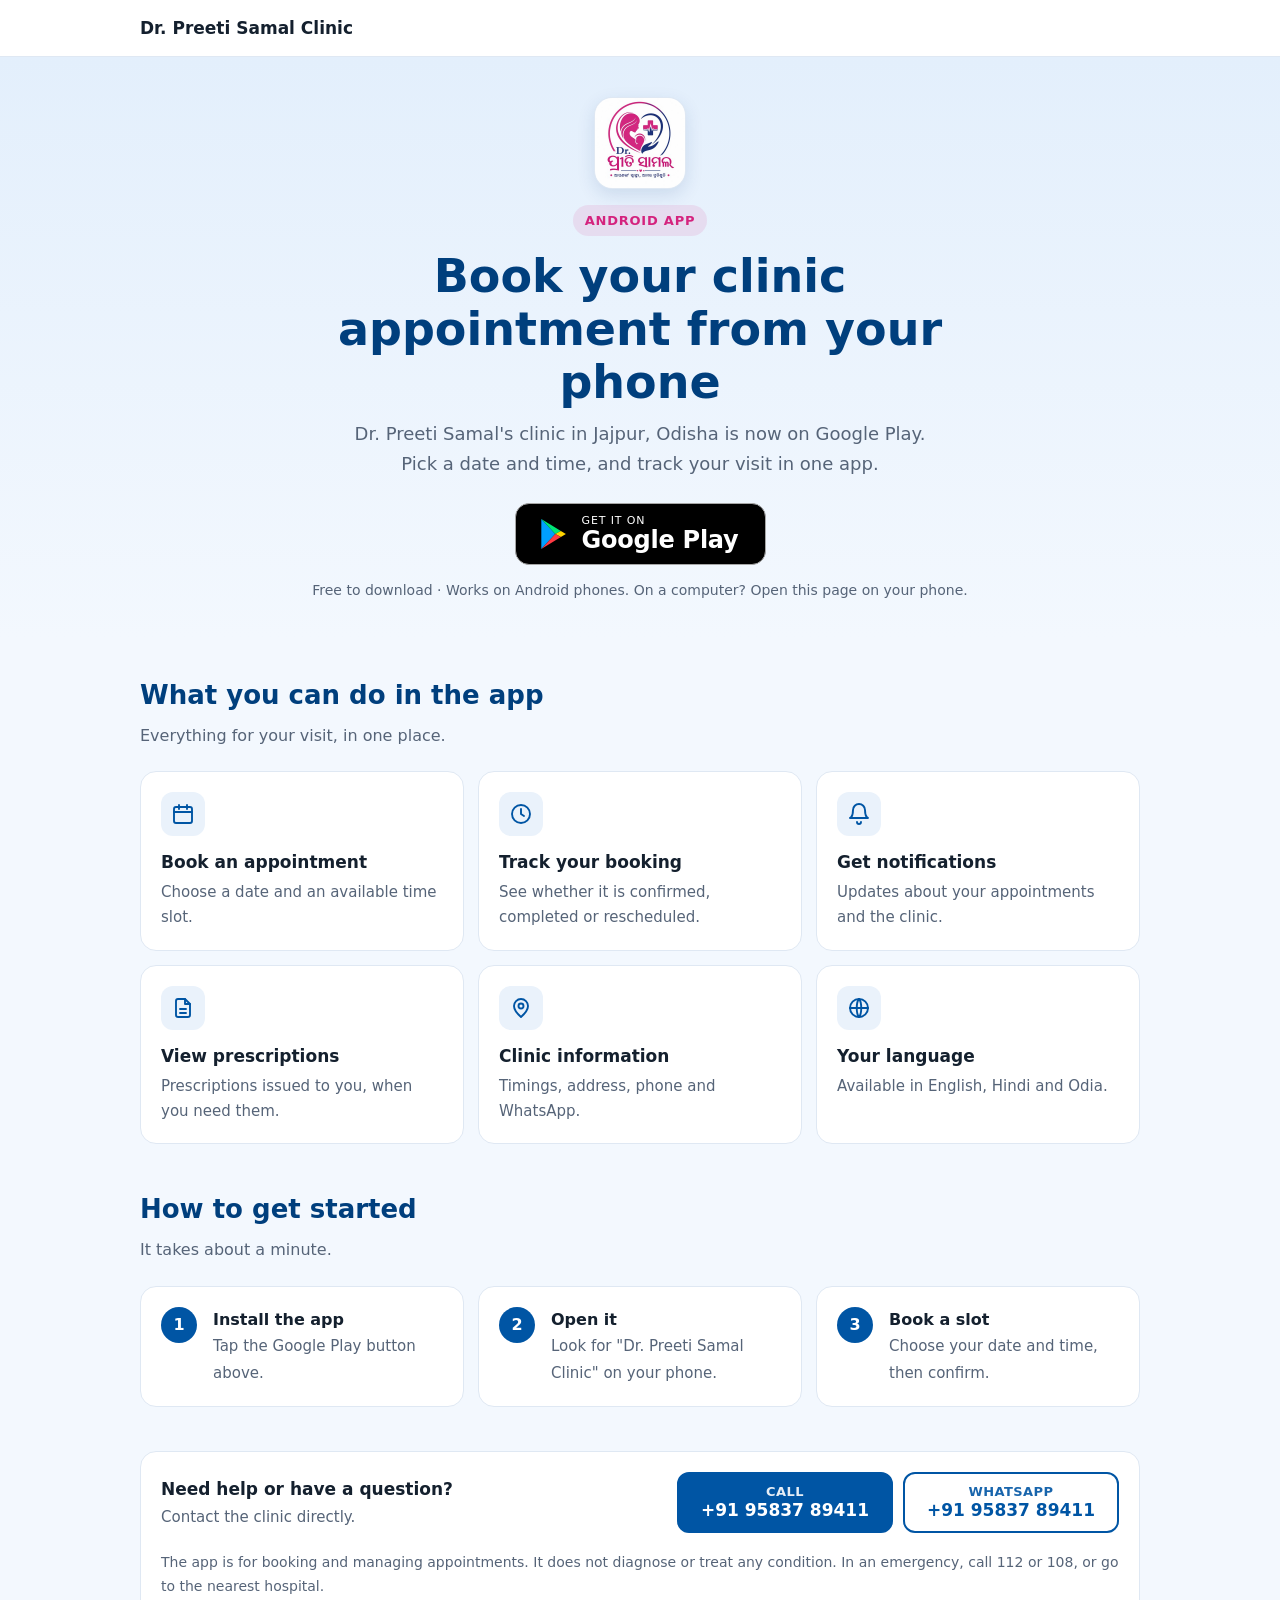
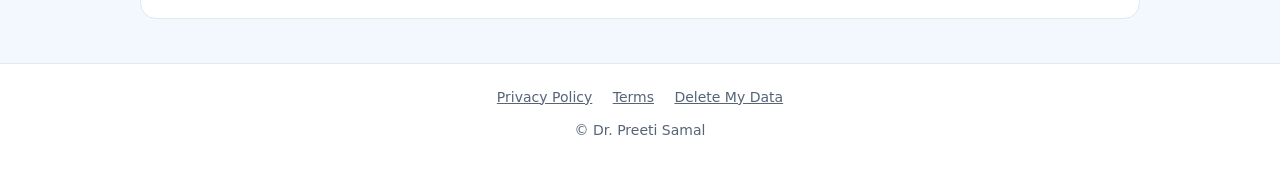
<file: index.html>
<!doctype html>
<html lang="en">
<head>
<meta charset="utf-8">
<meta name="viewport" content="width=device-width, initial-scale=1">
<title>Dr. Preeti Samal Clinic App — Download on Google Play</title>
<meta name="description" content="Book appointments at Dr. Preeti Samal's clinic in Jajpur and get visit updates. Download the Android app from Google Play.">
<meta name="theme-color" content="#0055A4">
<meta name="color-scheme" content="light">
<meta property="og:title" content="Dr. Preeti Samal Clinic App — Download on Google Play">
<meta property="og:description" content="Book appointments at Dr. Preeti Samal's clinic in Jajpur and get visit updates.">
<meta property="og:type" content="website">
<meta property="og:url" content="https://drpreetisamal.online/">
<meta property="og:image" content="https://drpreetisamal.online/app-icon.png">
<link rel="canonical" href="https://drpreetisamal.online/">
<link rel="icon" href="/favicon.ico">
<style>
  :root {
    --blue:#0055a4; --blue-d:#003f7d; --pink:#d4237e;
    --bg:#f3f8fe; --card:#ffffff; --text:#14202e; --muted:#566478; --line:#dfe8f3; --soft:#eaf2fb;
  }
  :root { color-scheme:light; }
  * { box-sizing:border-box; }
  body { margin:0; background:var(--bg); color:var(--text);
         font:16px/1.65 system-ui,-apple-system,"Segoe UI",Roboto,"Noto Sans",sans-serif; -webkit-text-size-adjust:100%; }
  a { color:var(--blue); }
  .wrap { max-width:1040px; margin:0 auto; padding:0 20px; }

  .top { background:var(--card); border-bottom:1px solid var(--line); }
  .top .wrap { padding-top:14px; padding-bottom:14px; font-weight:700; font-size:17px; }

  /* hero */
  .hero { background:linear-gradient(180deg,#e3effc 0%, var(--bg) 100%); padding:40px 0 36px; text-align:center; }
  .hero .wrap { max-width:760px; }
  .hero-logo { width:92px; height:92px; border-radius:18px; background:#fff; border:1px solid var(--line);
               box-shadow:0 6px 18px rgba(0,60,120,.12); margin:0 auto 16px; display:block; }
  .tag { display:inline-block; font-size:13px; font-weight:700; letter-spacing:.06em; text-transform:uppercase;
         color:var(--pink); background:rgba(212,35,126,.10); padding:5px 12px; border-radius:999px; }
  h1 { margin:14px 0 10px; font-size:clamp(28px,6vw,46px); line-height:1.15; color:var(--blue-d); }
  .lead { margin:0 auto 24px; color:var(--muted); font-size:18px; max-width:34em; }

  /* Play Store button */
  .play { display:inline-flex; align-items:center; gap:12px; background:#000; color:#fff; text-decoration:none;
          padding:11px 26px 11px 20px; border-radius:14px; border:1px solid #a6a6a6; min-width:230px; justify-content:center; }
  .play:hover { background:#1a1a1a; }
  .play:focus-visible { outline:3px solid var(--blue); outline-offset:3px; }
  .play svg { width:34px; height:34px; flex:none; }
  .play .t { text-align:left; line-height:1.1; }
  .play .t small { display:block; font-size:11px; letter-spacing:.08em; text-transform:uppercase; font-weight:500; }
  .play .t b { display:block; font-size:24px; font-weight:600; letter-spacing:-.01em; }
  .sub { margin:14px 0 0; font-size:14px; color:var(--muted); }

  /* sections */
  section { padding:36px 0 8px; }
  h2 { margin:0 0 6px; font-size:26px; color:var(--blue-d); }
  .sec-sub { margin:0 0 22px; color:var(--muted); }
  .grid { display:grid; gap:14px; grid-template-columns:1fr; }
  @media (min-width:560px) { .grid { grid-template-columns:1fr 1fr; } }
  @media (min-width:860px) { .grid { grid-template-columns:repeat(3,1fr); } }
  .card { background:var(--card); border:1px solid var(--line); border-radius:16px; padding:20px; }
  .card h3 { margin:12px 0 4px; font-size:17px; }
  .card p { margin:0; color:var(--muted); font-size:15px; }
  .ico { width:44px; height:44px; border-radius:12px; background:var(--soft); display:flex; align-items:center; justify-content:center; }
  .ico svg { width:24px; height:24px; stroke:var(--blue); fill:none; stroke-width:1.9; stroke-linecap:round; stroke-linejoin:round; }

  .steps { display:grid; gap:14px; grid-template-columns:1fr; counter-reset:s; }
  @media (min-width:700px) { .steps { grid-template-columns:repeat(3,1fr); } }
  .step { background:var(--card); border:1px solid var(--line); border-radius:16px; padding:20px 20px 20px 72px; position:relative; }
  .step::before { counter-increment:s; content:counter(s); position:absolute; left:20px; top:20px; width:36px; height:36px; border-radius:50%;
                  background:var(--blue); color:#fff; font-weight:700; display:flex; align-items:center; justify-content:center; }
  .step b { display:block; }
  .step span { color:var(--muted); font-size:15px; }

  .contact { display:flex; flex-wrap:wrap; gap:14px; align-items:center; justify-content:space-between; }
  .contact .btns { display:flex; flex-wrap:wrap; gap:10px; }
  .btn { display:inline-flex; flex-direction:column; align-items:center; justify-content:center; line-height:1.25; padding:10px 22px; border-radius:12px; font-weight:700; text-decoration:none; border:2px solid var(--blue); color:var(--blue); }
  .btn .l { font-size:13px; font-weight:600; letter-spacing:.03em; text-transform:uppercase; opacity:.9; }
  .btn .n { font-size:17px; font-weight:700; white-space:nowrap; }
  .btn.fill { background:var(--blue); color:#fff; }
  .card .note { margin:18px 0 0; font-size:14px; color:var(--muted); }

  footer { margin-top:36px; background:var(--card); border-top:1px solid var(--line); padding:22px 0 30px; text-align:center; font-size:14px; color:var(--muted); }
  footer a { color:var(--muted); margin:0 8px; }

  @media (max-width:480px) {
    .play { width:100%; max-width:320px; }
    .contact .btns { width:100%; flex-wrap:nowrap; gap:8px; } .contact .btn { flex:1; min-width:0; padding:10px 8px; } .btn .n { font-size:15px; }
  }
  @media (max-width:360px) { .btn .n { font-size:13px; } }
</style>
</head>
<body>

<div class="top"><div class="wrap">Dr. Preeti Samal Clinic</div></div>

<div class="hero"><div class="wrap">
  <img class="hero-logo" src="[data-uri]" alt="Dr. Preeti Samal" width="92" height="92">
  <span class="tag">Android app</span>
  <h1>Book your clinic appointment from your phone</h1>
  <p class="lead">Dr. Preeti Samal's clinic in Jajpur, Odisha is now on Google Play. Pick a date and time, and track your visit in one app.</p>

  <a class="play" href="https://play.google.com/store/apps/details?id=com.doctorpritisamla.app" rel="noopener" aria-label="Get it on Google Play">
    <svg viewBox="0 0 512 512" aria-hidden="true">
      <polygon fill="#00a0ff" points="80,30 80,482 290,256"/>
      <polygon fill="#00e676" points="80,30 290,256 375,210"/>
      <polygon fill="#ffd400" points="375,210 450,256 375,302 290,256"/>
      <polygon fill="#ff3a44" points="80,482 375,302 290,256"/>
    </svg>
    <span class="t"><small>Get it on</small><b>Google Play</b></span>
  </a>
  <p class="sub">Free to download &middot; Works on Android phones. On a computer? Open this page on your phone.</p>
</div></div>

<section><div class="wrap">
  <h2>What you can do in the app</h2>
  <p class="sec-sub">Everything for your visit, in one place.</p>
  <div class="grid">
    <div class="card"><div class="ico"><svg viewBox="0 0 24 24"><rect x="3" y="5" width="18" height="16" rx="2"/><path d="M8 3v4M16 3v4M3 10h18"/></svg></div>
      <h3>Book an appointment</h3><p>Choose a date and an available time slot.</p></div>
    <div class="card"><div class="ico"><svg viewBox="0 0 24 24"><circle cx="12" cy="12" r="9"/><path d="M12 7v5l3 2"/></svg></div>
      <h3>Track your booking</h3><p>See whether it is confirmed, completed or rescheduled.</p></div>
    <div class="card"><div class="ico"><svg viewBox="0 0 24 24"><path d="M6 8a6 6 0 0 1 12 0c0 7 3 8 3 8H3s3-1 3-8z"/><path d="M10 20a2 2 0 0 0 4 0"/></svg></div>
      <h3>Get notifications</h3><p>Updates about your appointments and the clinic.</p></div>
    <div class="card"><div class="ico"><svg viewBox="0 0 24 24"><path d="M14 3H7a2 2 0 0 0-2 2v14a2 2 0 0 0 2 2h10a2 2 0 0 0 2-2V8z"/><path d="M14 3v5h5M9 13h6M9 17h6"/></svg></div>
      <h3>View prescriptions</h3><p>Prescriptions issued to you, when you need them.</p></div>
    <div class="card"><div class="ico"><svg viewBox="0 0 24 24"><path d="M12 21s7-6.2 7-11a7 7 0 0 0-14 0c0 4.8 7 11 7 11z"/><circle cx="12" cy="10" r="2.5"/></svg></div>
      <h3>Clinic information</h3><p>Timings, address, phone and WhatsApp.</p></div>
    <div class="card"><div class="ico"><svg viewBox="0 0 24 24"><circle cx="12" cy="12" r="9"/><path d="M3 12h18M12 3c3 3.2 3 14.8 0 18M12 3c-3 3.2-3 14.8 0 18"/></svg></div>
      <h3>Your language</h3><p>Available in English, Hindi and Odia.</p></div>
  </div>
</div></section>

<section><div class="wrap">
  <h2>How to get started</h2>
  <p class="sec-sub">It takes about a minute.</p>
  <div class="steps">
    <div class="step"><b>Install the app</b><span>Tap the Google Play button above.</span></div>
    <div class="step"><b>Open it</b><span>Look for "Dr. Preeti Samal Clinic" on your phone.</span></div>
    <div class="step"><b>Book a slot</b><span>Choose your date and time, then confirm.</span></div>
  </div>
</div></section>

<section><div class="wrap">
  <div class="card">
    <div class="contact">
      <div><h3 style="margin:0 0 2px;">Need help or have a question?</h3><p style="margin:0;">Contact the clinic directly.</p></div>
      <div class="btns">
        <a class="btn fill" href="tel:+919583789411"><span class="l">Call</span><span class="n">+91 95837 89411</span></a>
        <a class="btn" href="https://wa.me/919583789411"><span class="l">WhatsApp</span><span class="n">+91 95837 89411</span></a>
      </div>
    </div>
    <p class="note">The app is for booking and managing appointments. It does not diagnose or treat any condition. In an emergency, call 112 or 108, or go to the nearest hospital.</p>
  </div>
</div></section>

<footer>
  <a href="/privacy-policy/">Privacy Policy</a>
  <a href="/terms/">Terms</a>
  <a href="/delete-data/">Delete My Data</a>
  <div style="margin-top:10px;">&copy; Dr. Preeti Samal</div>
</footer>

</body>
</html>
</file>
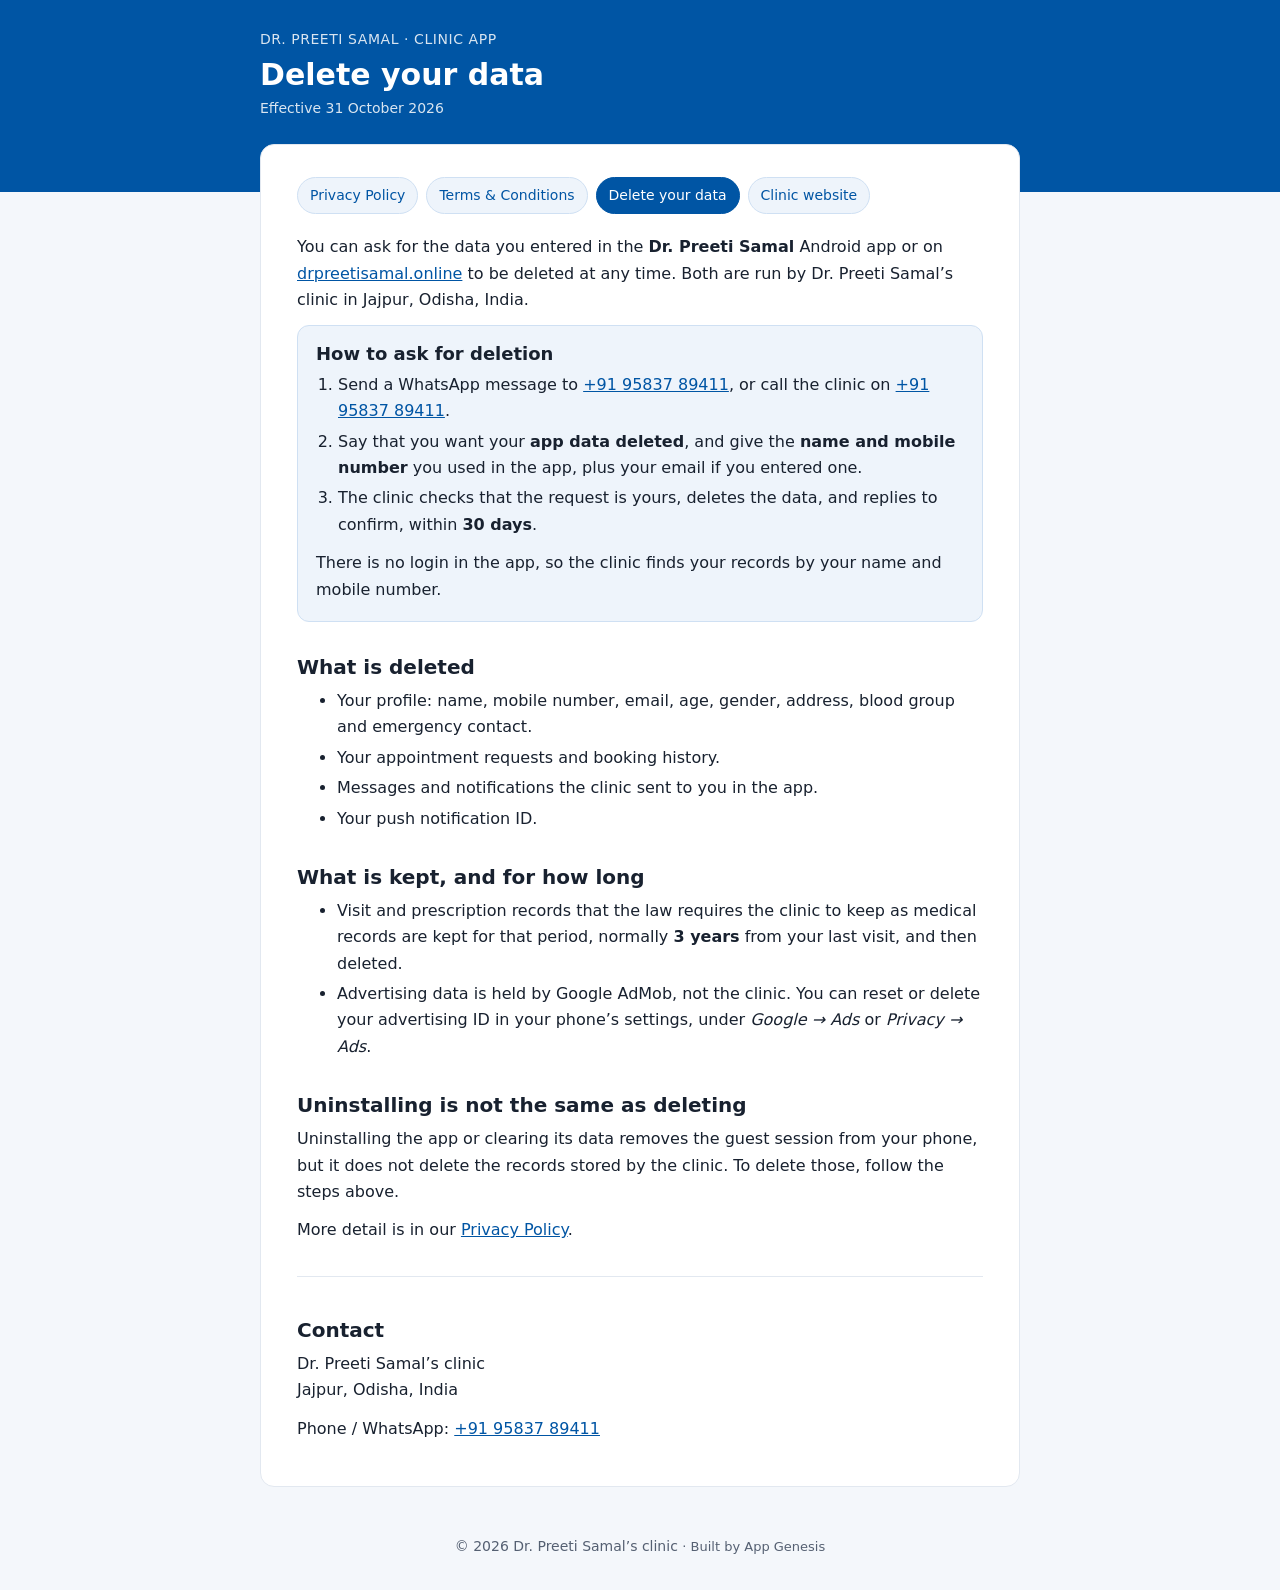
<file: delete-data/index.html>
<!doctype html>
<html lang="en">
<head>
<meta charset="utf-8">
<meta name="viewport" content="width=device-width, initial-scale=1">
<title>Delete Your Data · Dr. Preeti Samal</title>
<meta name="description" content="How to ask Dr. Preeti Samal's clinic to delete the data you entered in its appointment app.">
<meta name="theme-color" content="#0055A4">
<link rel="icon" href="/favicon.ico">
<style>
  :root {
    --bg: #f4f7fb; --card: #ffffff; --text: #18212f; --muted: #556072;
    --line: #e2e8f0; --brand: #0055a4; --brand-ink: #ffffff; --accent: #c81e6c;
    --soft: #eef4fb; --soft-line: #cfe0f3;
  }
  @media (prefers-color-scheme: dark) {
    :root {
      --bg: #0e141c; --card: #151d28; --text: #e6ebf2; --muted: #9aa6b6;
      --line: #263244; --brand: #0b4f96; --brand-ink: #ffffff; --accent: #f06aa8;
      --soft: #142335; --soft-line: #23405f;
    }
  }
  * { box-sizing: border-box; }
  html { -webkit-text-size-adjust: 100%; }
  body {
    margin: 0; background: var(--bg); color: var(--text);
    font: 16px/1.65 system-ui, -apple-system, "Segoe UI", Roboto, "Noto Sans", sans-serif;
  }
  header { background: var(--brand); color: var(--brand-ink); padding: 28px 16px 72px; }
  .wrap { max-width: 760px; margin: 0 auto; }
  .clinic { margin: 0; font-size: 14px; letter-spacing: .04em; text-transform: uppercase; opacity: .85; }
  h1 { margin: 6px 0 4px; font-size: 30px; line-height: 1.2; }
  .date { margin: 0; font-size: 14px; opacity: .85; }
  main { padding: 0 16px 48px; }
  .card {
    background: var(--card); border: 1px solid var(--line); border-radius: 14px;
    margin-top: -48px; padding: 24px 20px;
  }
  @media (min-width: 640px) { .card { padding: 32px 36px; } }
  nav.top { display: flex; gap: 8px; flex-wrap: wrap; margin-bottom: 20px; }
  nav.top a {
    font-size: 14px; text-decoration: none; color: var(--brand); border: 1px solid var(--soft-line);
    background: var(--soft); padding: 6px 12px; border-radius: 999px;
  }
  @media (prefers-color-scheme: dark) { nav.top a { color: #9cc8f5; } }
  nav.top a[aria-current="page"] { background: var(--brand); color: var(--brand-ink); border-color: var(--brand); }
  .steps {
    background: var(--soft); border: 1px solid var(--soft-line); border-radius: 12px;
    padding: 16px 18px 6px; margin: 0 0 8px;
  }
  .steps h2 { margin: 0 0 6px; font-size: 18px; }
  .steps ol { margin: 0 0 12px; padding-left: 22px; }
  h2 { font-size: 20px; line-height: 1.3; margin: 32px 0 8px; }
  p, ul, ol { margin: 0 0 12px; }
  li { margin: 4px 0; }
  a { color: var(--brand); overflow-wrap: anywhere; }
  @media (prefers-color-scheme: dark) { a { color: #9cc8f5; } }
  .contact { border-top: 1px solid var(--line); margin-top: 32px; padding-top: 8px; }
  footer { text-align: center; font-size: 14px; color: var(--muted); padding: 0 16px 32px; }
  footer a { color: inherit; text-decoration: none; }
  footer a:hover { text-decoration: underline; }
  .credit { white-space: nowrap; font-size: 13px; }
</style>
</head>
<body>
<header>
  <div class="wrap">
    <p class="clinic">Dr. Preeti Samal · Clinic app</p>
    <h1>Delete your data</h1>
    <p class="date">Effective 31 October 2026</p>
  </div>
</header>

<main>
  <div class="wrap card">
    <nav class="top" aria-label="Legal pages">
      <a href="/privacy-policy/">Privacy Policy</a>
      <a href="/terms/">Terms &amp; Conditions</a>
      <a href="/delete-data/" aria-current="page">Delete your data</a>
      <a href="/">Clinic website</a>
    </nav>

    <p>You can ask for the data you entered in the <strong>Dr. Preeti Samal</strong> Android app or on
      <a href="https://drpreetisamal.online/">drpreetisamal.online</a> to be deleted at any time. Both are run by
      Dr. Preeti Samal’s clinic in Jajpur, Odisha, India.</p>

    <div class="steps">
      <h2>How to ask for deletion</h2>
      <ol>
        <li>Send a WhatsApp message to <a href="https://wa.me/919583789411">+91 95837 89411</a>, or call the clinic on
          <a href="tel:+919583789411">+91 95837 89411</a>.</li>
        <li>Say that you want your <strong>app data deleted</strong>, and give the <strong>name and mobile
          number</strong> you used in the app, plus your email if you entered one.</li>
        <li>The clinic checks that the request is yours, deletes the data, and replies to confirm, within
          <strong>30 days</strong>.</li>
      </ol>
      <p>There is no login in the app, so the clinic finds your records by your name and mobile number.</p>
    </div>

    <h2>What is deleted</h2>
    <ul>
      <li>Your profile: name, mobile number, email, age, gender, address, blood group and emergency contact.</li>
      <li>Your appointment requests and booking history.</li>
      <li>Messages and notifications the clinic sent to you in the app.</li>
      <li>Your push notification ID.</li>
    </ul>

    <h2>What is kept, and for how long</h2>
    <ul>
      <li>Visit and prescription records that the law requires the clinic to keep as medical records are kept for
        that period, normally <strong>3 years</strong> from your last visit, and then deleted.</li>
      <li>Advertising data is held by Google AdMob, not the clinic. You can reset or delete your advertising ID in
        your phone’s settings, under <em>Google → Ads</em> or <em>Privacy → Ads</em>.</li>
    </ul>

    <h2>Uninstalling is not the same as deleting</h2>
    <p>Uninstalling the app or clearing its data removes the guest session from your phone, but it does not delete
      the records stored by the clinic. To delete those, follow the steps above.</p>

    <p>More detail is in our <a href="/privacy-policy/">Privacy Policy</a>.</p>

    <div class="contact">
      <h2>Contact</h2>
      <p>Dr. Preeti Samal’s clinic<br>Jajpur, Odisha, India</p>
      <p>Phone / WhatsApp: <a href="tel:+919583789411">+91 95837 89411</a></p>
    </div>
  </div>
</main>

<footer>© 2026 Dr. Preeti Samal’s clinic <span class="credit">· Built by <a href="https://app-genesis.in">App Genesis</a></span></footer>
</body>
</html>
</file>
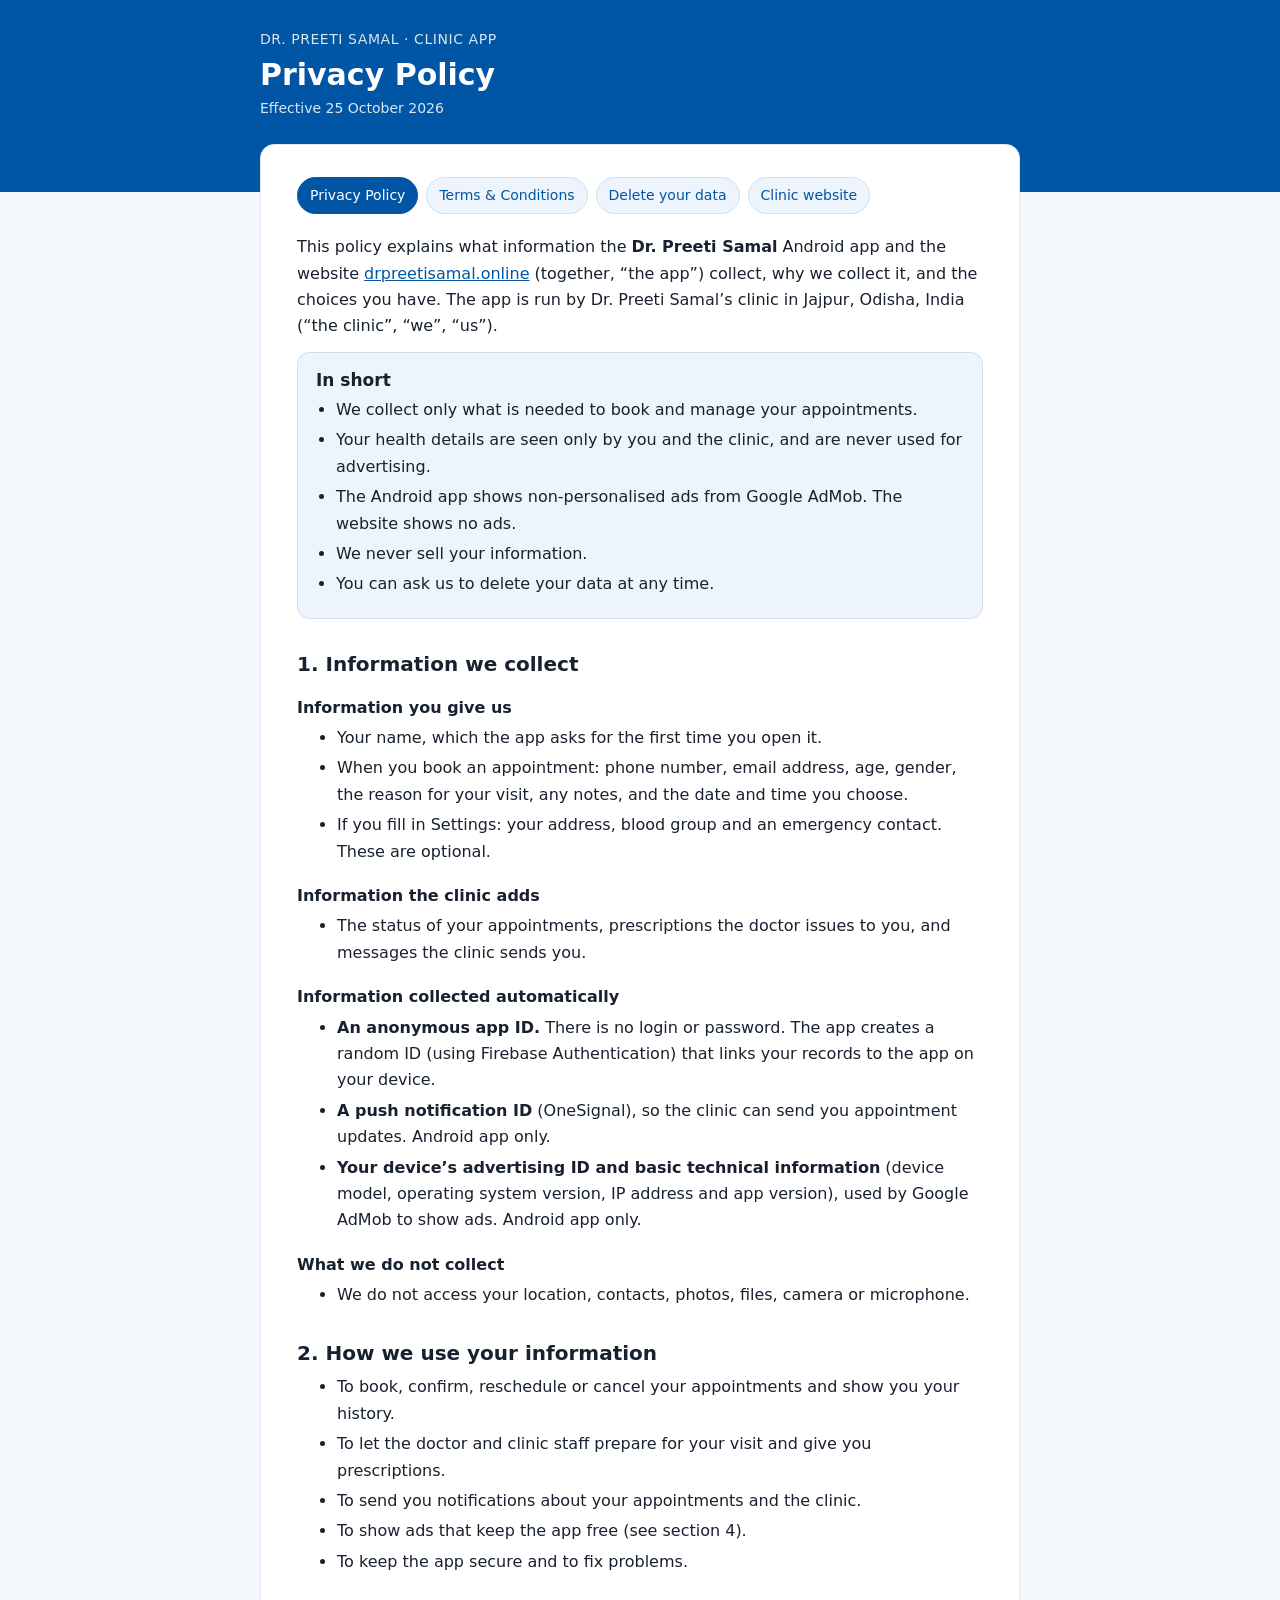
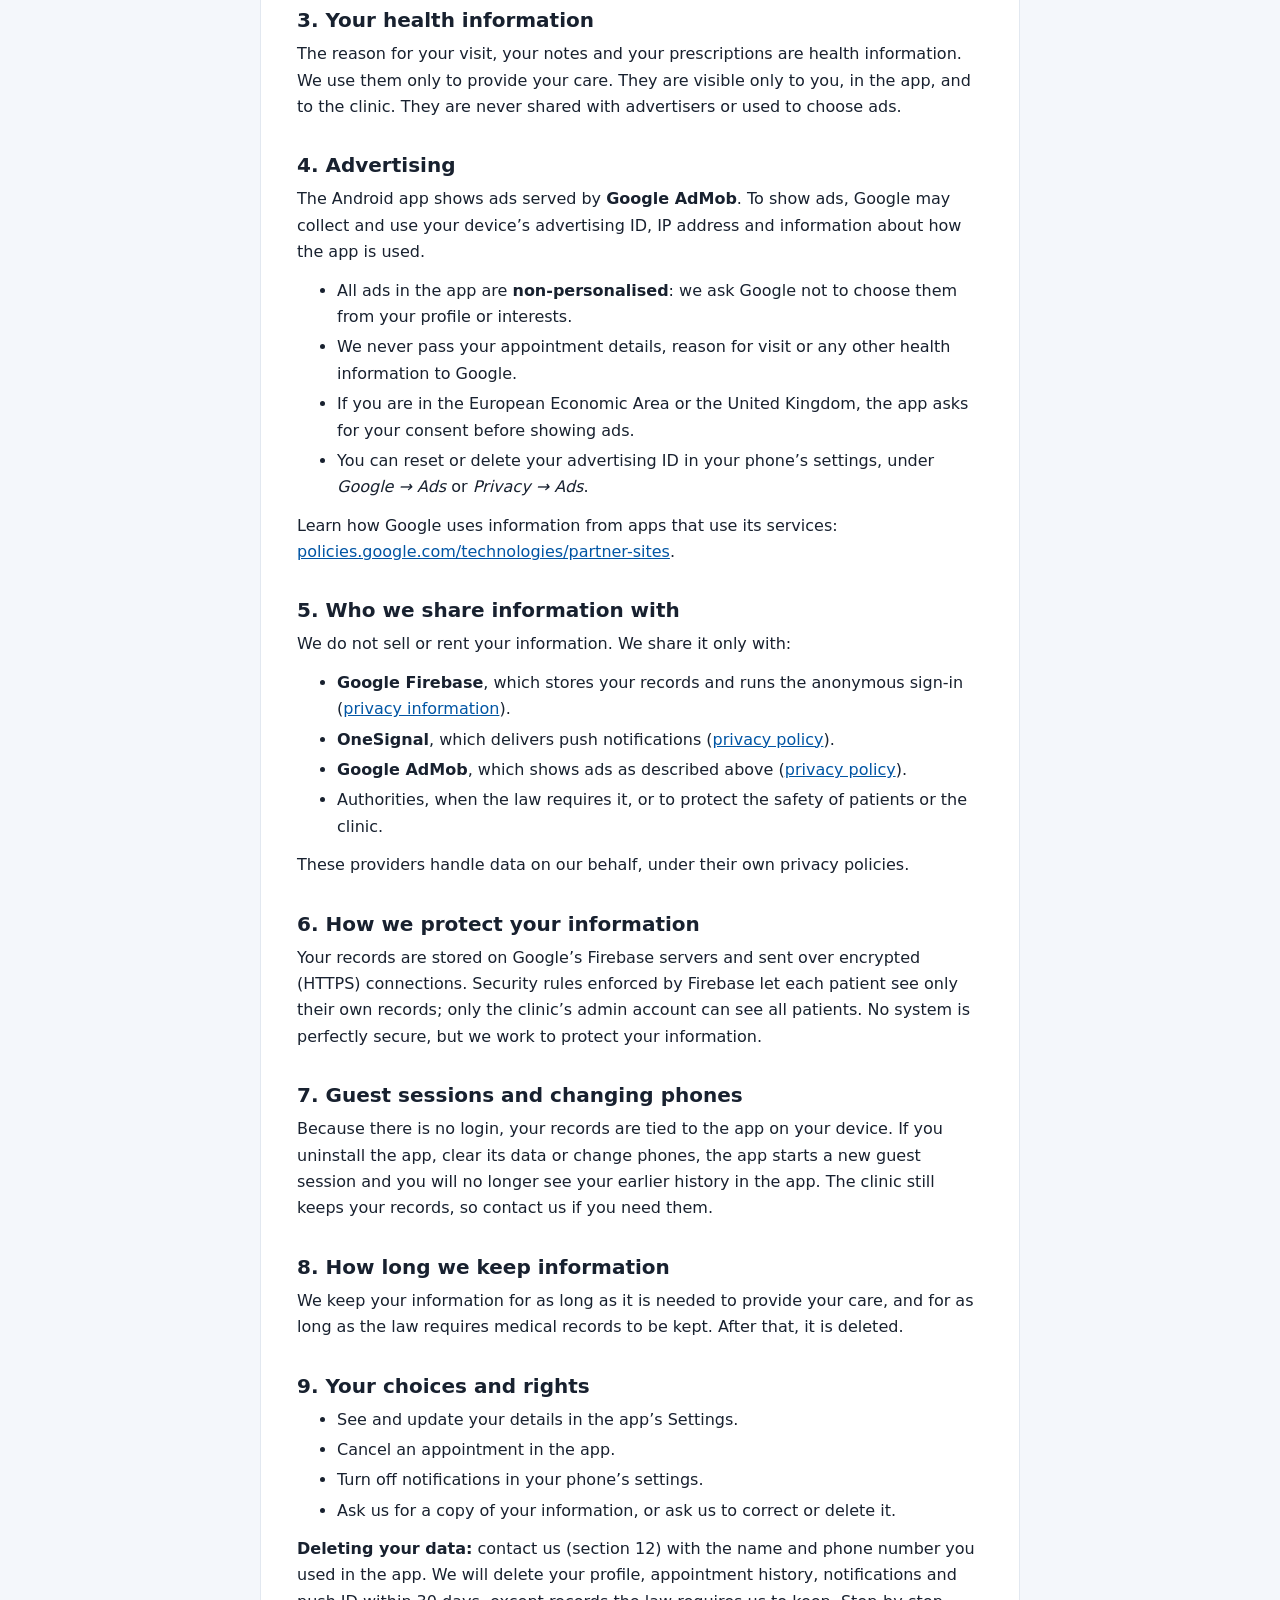
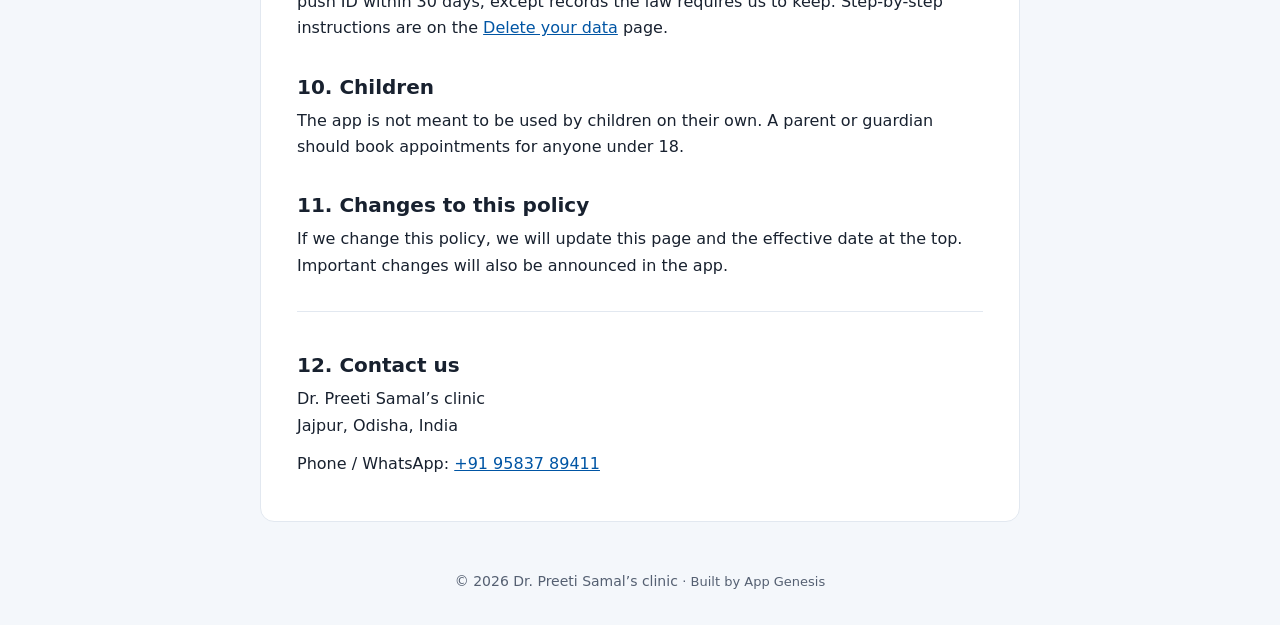
<file: privacy-policy/index.html>
<!doctype html>
<html lang="en">
<head>
<meta charset="utf-8">
<meta name="viewport" content="width=device-width, initial-scale=1">
<title>Privacy Policy · Dr. Preeti Samal</title>
<meta name="description" content="How the Dr. Preeti Samal clinic app and website collect, use and protect patient information.">
<meta name="theme-color" content="#0055A4">
<link rel="icon" href="/favicon.ico">
<style>
  :root {
    --bg: #f4f7fb; --card: #ffffff; --text: #18212f; --muted: #556072;
    --line: #e2e8f0; --brand: #0055a4; --brand-ink: #ffffff; --accent: #c81e6c;
    --soft: #eef4fb; --soft-line: #cfe0f3;
  }
  @media (prefers-color-scheme: dark) {
    :root {
      --bg: #0e141c; --card: #151d28; --text: #e6ebf2; --muted: #9aa6b6;
      --line: #263244; --brand: #0b4f96; --brand-ink: #ffffff; --accent: #f06aa8;
      --soft: #142335; --soft-line: #23405f;
    }
  }
  * { box-sizing: border-box; }
  html { -webkit-text-size-adjust: 100%; }
  body {
    margin: 0; background: var(--bg); color: var(--text);
    font: 16px/1.65 system-ui, -apple-system, "Segoe UI", Roboto, "Noto Sans", sans-serif;
  }
  header { background: var(--brand); color: var(--brand-ink); padding: 28px 16px 72px; }
  .wrap { max-width: 760px; margin: 0 auto; }
  .clinic { margin: 0; font-size: 14px; letter-spacing: .04em; text-transform: uppercase; opacity: .85; }
  h1 { margin: 6px 0 4px; font-size: 30px; line-height: 1.2; }
  .date { margin: 0; font-size: 14px; opacity: .85; }
  main { padding: 0 16px 48px; }
  .card {
    background: var(--card); border: 1px solid var(--line); border-radius: 14px;
    margin-top: -48px; padding: 24px 20px;
  }
  @media (min-width: 640px) { .card { padding: 32px 36px; } }
  nav.top { display: flex; gap: 8px; flex-wrap: wrap; margin-bottom: 20px; }
  nav.top a {
    font-size: 14px; text-decoration: none; color: var(--brand); border: 1px solid var(--soft-line);
    background: var(--soft); padding: 6px 12px; border-radius: 999px;
  }
  @media (prefers-color-scheme: dark) { nav.top a { color: #9cc8f5; } }
  nav.top a[aria-current="page"] { background: var(--brand); color: var(--brand-ink); border-color: var(--brand); }
  .summary {
    background: var(--soft); border: 1px solid var(--soft-line); border-radius: 12px;
    padding: 16px 18px; margin: 0 0 8px;
  }
  .summary h2 { margin: 0 0 6px; font-size: 17px; }
  .summary ul { margin: 0; padding-left: 20px; }
  h2 { font-size: 20px; line-height: 1.3; margin: 32px 0 8px; }
  h3 { font-size: 16px; margin: 18px 0 4px; }
  p, ul { margin: 0 0 12px; }
  li { margin: 4px 0; }
  a { color: var(--brand); overflow-wrap: anywhere; }
  @media (prefers-color-scheme: dark) { a { color: #9cc8f5; } }
  .muted { color: var(--muted); }
  .contact { border-top: 1px solid var(--line); margin-top: 32px; padding-top: 8px; }
  footer { text-align: center; font-size: 14px; color: var(--muted); padding: 0 16px 32px; }
  footer a { color: inherit; text-decoration: none; }
  footer a:hover { text-decoration: underline; }
  .credit { white-space: nowrap; font-size: 13px; }
</style>
</head>
<body>
<header>
  <div class="wrap">
    <p class="clinic">Dr. Preeti Samal · Clinic app</p>
    <h1>Privacy Policy</h1>
    <p class="date">Effective 25 October 2026</p>
  </div>
</header>

<main>
  <div class="wrap card">
    <nav class="top" aria-label="Legal pages">
      <a href="/privacy-policy/" aria-current="page">Privacy Policy</a>
      <a href="/terms/">Terms &amp; Conditions</a>
      <a href="/delete-data/">Delete your data</a>
      <a href="/">Clinic website</a>
    </nav>

    <p>This policy explains what information the <strong>Dr. Preeti Samal</strong> Android app and the website
      <a href="https://drpreetisamal.online/">drpreetisamal.online</a> (together, “the app”) collect, why we collect it,
      and the choices you have. The app is run by Dr. Preeti Samal’s clinic in Jajpur, Odisha, India
      (“the clinic”, “we”, “us”).</p>

    <div class="summary">
      <h2>In short</h2>
      <ul>
        <li>We collect only what is needed to book and manage your appointments.</li>
        <li>Your health details are seen only by you and the clinic, and are never used for advertising.</li>
        <li>The Android app shows non-personalised ads from Google AdMob. The website shows no ads.</li>
        <li>We never sell your information.</li>
        <li>You can ask us to delete your data at any time.</li>
      </ul>
    </div>

    <h2>1. Information we collect</h2>
    <h3>Information you give us</h3>
    <ul>
      <li>Your name, which the app asks for the first time you open it.</li>
      <li>When you book an appointment: phone number, email address, age, gender, the reason for your visit, any notes,
        and the date and time you choose.</li>
      <li>If you fill in Settings: your address, blood group and an emergency contact. These are optional.</li>
    </ul>
    <h3>Information the clinic adds</h3>
    <ul>
      <li>The status of your appointments, prescriptions the doctor issues to you, and messages the clinic sends you.</li>
    </ul>
    <h3>Information collected automatically</h3>
    <ul>
      <li><strong>An anonymous app ID.</strong> There is no login or password. The app creates a random ID
        (using Firebase Authentication) that links your records to the app on your device.</li>
      <li><strong>A push notification ID</strong> (OneSignal), so the clinic can send you appointment updates.
        Android app only.</li>
      <li><strong>Your device’s advertising ID and basic technical information</strong> (device model, operating system
        version, IP address and app version), used by Google AdMob to show ads. Android app only.</li>
    </ul>
    <h3>What we do not collect</h3>
    <ul>
      <li>We do not access your location, contacts, photos, files, camera or microphone.</li>
    </ul>

    <h2>2. How we use your information</h2>
    <ul>
      <li>To book, confirm, reschedule or cancel your appointments and show you your history.</li>
      <li>To let the doctor and clinic staff prepare for your visit and give you prescriptions.</li>
      <li>To send you notifications about your appointments and the clinic.</li>
      <li>To show ads that keep the app free (see section 4).</li>
      <li>To keep the app secure and to fix problems.</li>
    </ul>

    <h2>3. Your health information</h2>
    <p>The reason for your visit, your notes and your prescriptions are health information. We use them only to provide
      your care. They are visible only to you, in the app, and to the clinic. They are never shared with advertisers or
      used to choose ads.</p>

    <h2>4. Advertising</h2>
    <p>The Android app shows ads served by <strong>Google AdMob</strong>. To show ads, Google may collect and use your
      device’s advertising ID, IP address and information about how the app is used.</p>
    <ul>
      <li>All ads in the app are <strong>non-personalised</strong>: we ask Google not to choose them from your profile
        or interests.</li>
      <li>We never pass your appointment details, reason for visit or any other health information to Google.</li>
      <li>If you are in the European Economic Area or the United Kingdom, the app asks for your consent before showing
        ads.</li>
      <li>You can reset or delete your advertising ID in your phone’s settings, under <em>Google → Ads</em> or
        <em>Privacy → Ads</em>.</li>
    </ul>
    <p>Learn how Google uses information from apps that use its services:
      <a href="https://policies.google.com/technologies/partner-sites">policies.google.com/technologies/partner-sites</a>.</p>

    <h2>5. Who we share information with</h2>
    <p>We do not sell or rent your information. We share it only with:</p>
    <ul>
      <li><strong>Google Firebase</strong>, which stores your records and runs the anonymous sign-in
        (<a href="https://firebase.google.com/support/privacy">privacy information</a>).</li>
      <li><strong>OneSignal</strong>, which delivers push notifications
        (<a href="https://onesignal.com/privacy_policy">privacy policy</a>).</li>
      <li><strong>Google AdMob</strong>, which shows ads as described above
        (<a href="https://policies.google.com/privacy">privacy policy</a>).</li>
      <li>Authorities, when the law requires it, or to protect the safety of patients or the clinic.</li>
    </ul>
    <p>These providers handle data on our behalf, under their own privacy policies.</p>

    <h2>6. How we protect your information</h2>
    <p>Your records are stored on Google’s Firebase servers and sent over encrypted (HTTPS) connections. Security rules
      enforced by Firebase let each patient see only their own records; only the clinic’s admin account can see all
      patients. No system is perfectly secure, but we work to protect your information.</p>

    <h2>7. Guest sessions and changing phones</h2>
    <p>Because there is no login, your records are tied to the app on your device. If you uninstall the app, clear its
      data or change phones, the app starts a new guest session and you will no longer see your earlier history in the
      app. The clinic still keeps your records, so contact us if you need them.</p>

    <h2>8. How long we keep information</h2>
    <p>We keep your information for as long as it is needed to provide your care, and for as long as the law requires
      medical records to be kept. After that, it is deleted.</p>

    <h2>9. Your choices and rights</h2>
    <ul>
      <li>See and update your details in the app’s Settings.</li>
      <li>Cancel an appointment in the app.</li>
      <li>Turn off notifications in your phone’s settings.</li>
      <li>Ask us for a copy of your information, or ask us to correct or delete it.</li>
    </ul>
    <p><strong>Deleting your data:</strong> contact us (section 12) with the name and phone number you used in the app.
      We will delete your profile, appointment history, notifications and push ID within 30 days, except records the
      law requires us to keep. Step-by-step instructions are on the
      <a href="/delete-data/">Delete your data</a> page.</p>

    <h2>10. Children</h2>
    <p>The app is not meant to be used by children on their own. A parent or guardian should book appointments for
      anyone under 18.</p>

    <h2>11. Changes to this policy</h2>
    <p>If we change this policy, we will update this page and the effective date at the top. Important changes will
      also be announced in the app.</p>

    <div class="contact">
      <h2>12. Contact us</h2>
      <p>Dr. Preeti Samal’s clinic<br>Jajpur, Odisha, India</p>
      <p>Phone / WhatsApp: <a href="tel:+919583789411">+91 95837 89411</a></p>
    </div>
  </div>
</main>

<footer>© 2026 Dr. Preeti Samal’s clinic <span class="credit">· Built by <a href="https://app-genesis.in">App Genesis</a></span></footer>
</body>
</html>
</file>
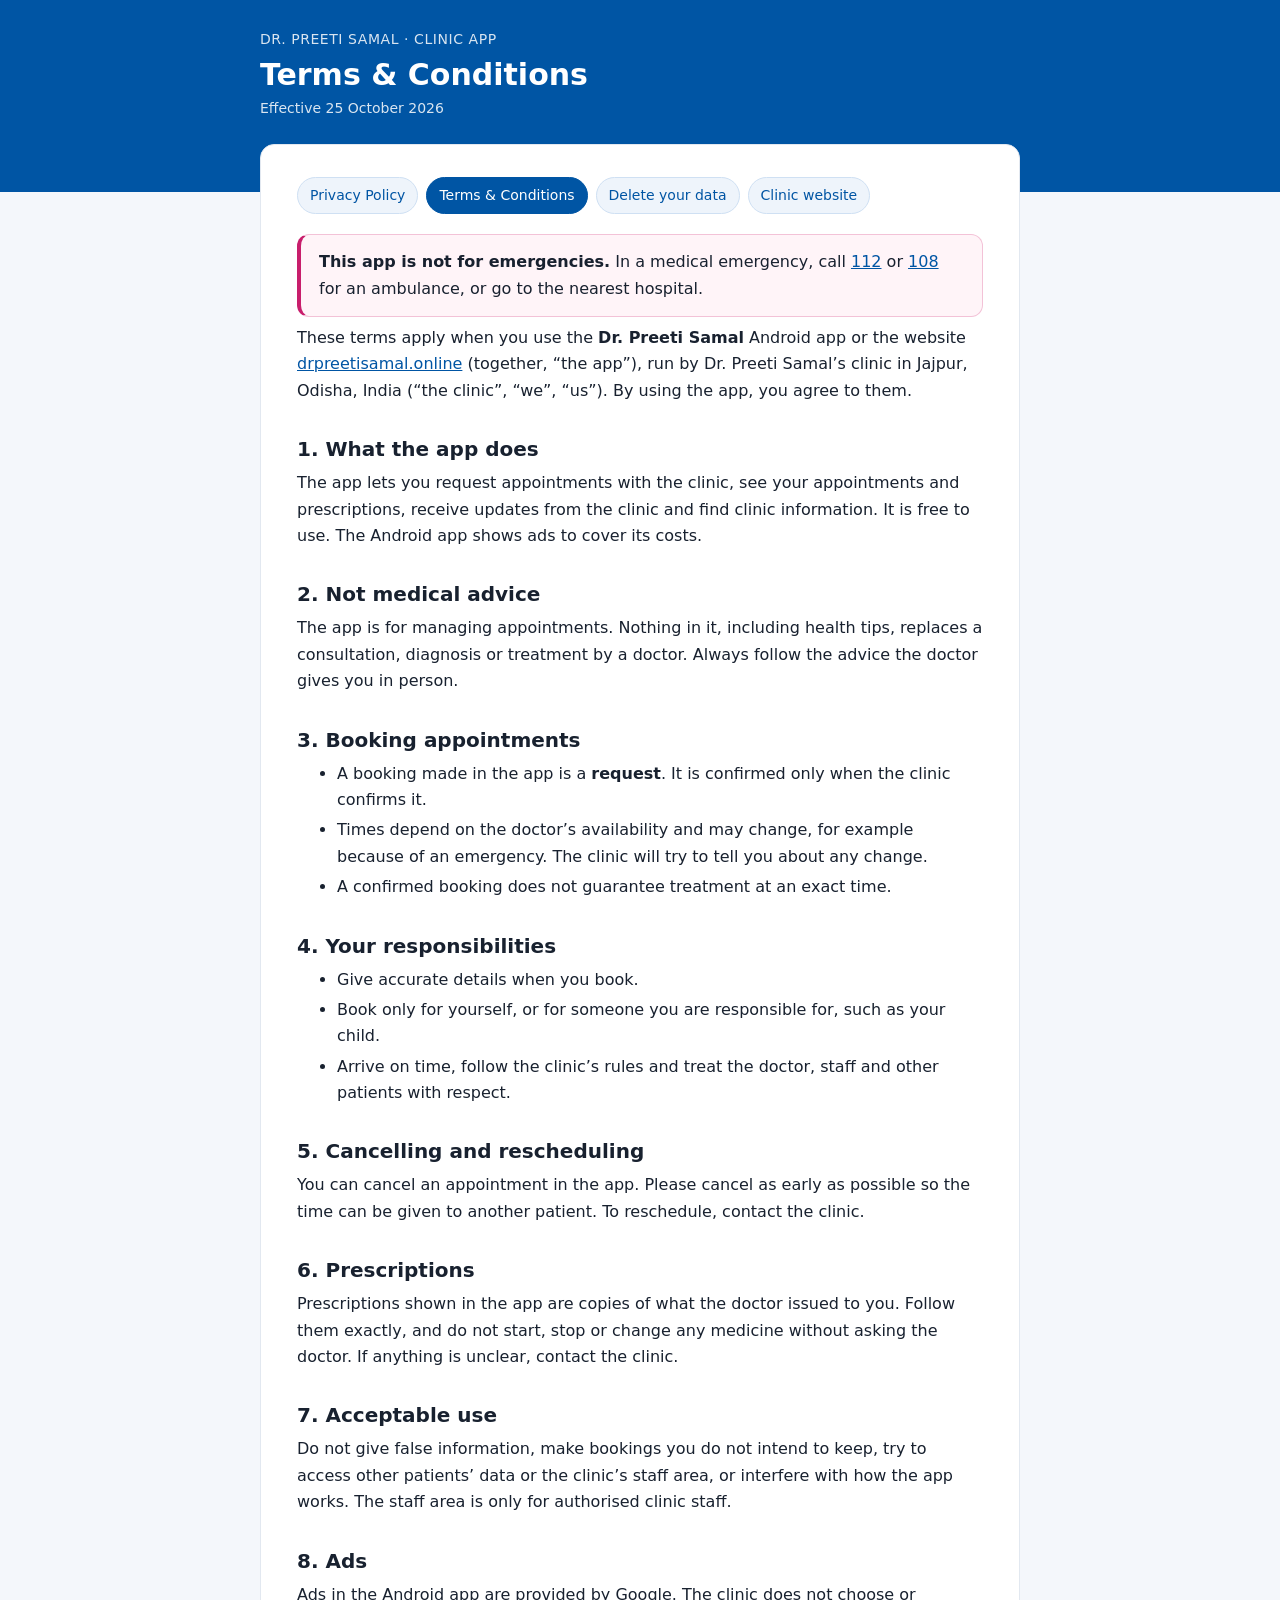
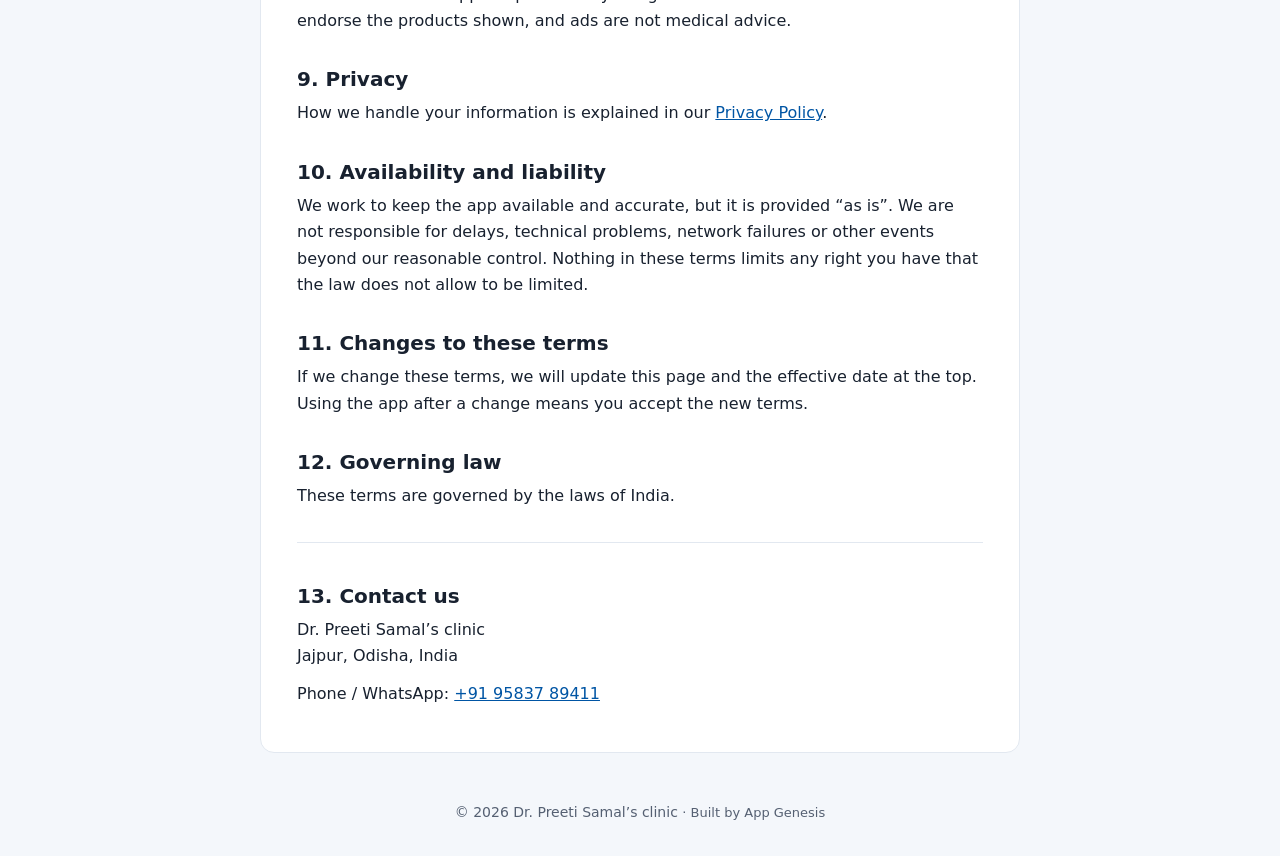
<file: terms/index.html>
<!doctype html>
<html lang="en">
<head>
<meta charset="utf-8">
<meta name="viewport" content="width=device-width, initial-scale=1">
<title>Terms &amp; Conditions · Dr. Preeti Samal</title>
<meta name="description" content="Terms for using the Dr. Preeti Samal clinic appointment app and website.">
<meta name="theme-color" content="#0055A4">
<link rel="icon" href="/favicon.ico">
<style>
  :root {
    --bg: #f4f7fb; --card: #ffffff; --text: #18212f; --muted: #556072;
    --line: #e2e8f0; --brand: #0055a4; --brand-ink: #ffffff; --accent: #c81e6c;
    --soft: #eef4fb; --soft-line: #cfe0f3; --warn: #fff4f8; --warn-line: #f3c2d7;
  }
  @media (prefers-color-scheme: dark) {
    :root {
      --bg: #0e141c; --card: #151d28; --text: #e6ebf2; --muted: #9aa6b6;
      --line: #263244; --brand: #0b4f96; --brand-ink: #ffffff; --accent: #f06aa8;
      --soft: #142335; --soft-line: #23405f; --warn: #2a1520; --warn-line: #5c2a42;
    }
  }
  * { box-sizing: border-box; }
  html { -webkit-text-size-adjust: 100%; }
  body {
    margin: 0; background: var(--bg); color: var(--text);
    font: 16px/1.65 system-ui, -apple-system, "Segoe UI", Roboto, "Noto Sans", sans-serif;
  }
  header { background: var(--brand); color: var(--brand-ink); padding: 28px 16px 72px; }
  .wrap { max-width: 760px; margin: 0 auto; }
  .clinic { margin: 0; font-size: 14px; letter-spacing: .04em; text-transform: uppercase; opacity: .85; }
  h1 { margin: 6px 0 4px; font-size: 30px; line-height: 1.2; }
  .date { margin: 0; font-size: 14px; opacity: .85; }
  main { padding: 0 16px 48px; }
  .card {
    background: var(--card); border: 1px solid var(--line); border-radius: 14px;
    margin-top: -48px; padding: 24px 20px;
  }
  @media (min-width: 640px) { .card { padding: 32px 36px; } }
  nav.top { display: flex; gap: 8px; flex-wrap: wrap; margin-bottom: 20px; }
  nav.top a {
    font-size: 14px; text-decoration: none; color: var(--brand); border: 1px solid var(--soft-line);
    background: var(--soft); padding: 6px 12px; border-radius: 999px;
  }
  @media (prefers-color-scheme: dark) { nav.top a { color: #9cc8f5; } }
  nav.top a[aria-current="page"] { background: var(--brand); color: var(--brand-ink); border-color: var(--brand); }
  .emergency {
    background: var(--warn); border: 1px solid var(--warn-line); border-left: 4px solid var(--accent);
    border-radius: 12px; padding: 14px 18px; margin: 0 0 8px;
  }
  .emergency p { margin: 0; }
  h2 { font-size: 20px; line-height: 1.3; margin: 32px 0 8px; }
  p, ul { margin: 0 0 12px; }
  li { margin: 4px 0; }
  a { color: var(--brand); overflow-wrap: anywhere; }
  @media (prefers-color-scheme: dark) { a { color: #9cc8f5; } }
  .contact { border-top: 1px solid var(--line); margin-top: 32px; padding-top: 8px; }
  footer { text-align: center; font-size: 14px; color: var(--muted); padding: 0 16px 32px; }
  footer a { color: inherit; text-decoration: none; }
  footer a:hover { text-decoration: underline; }
  .credit { white-space: nowrap; font-size: 13px; }
</style>
</head>
<body>
<header>
  <div class="wrap">
    <p class="clinic">Dr. Preeti Samal · Clinic app</p>
    <h1>Terms &amp; Conditions</h1>
    <p class="date">Effective 25 October 2026</p>
  </div>
</header>

<main>
  <div class="wrap card">
    <nav class="top" aria-label="Legal pages">
      <a href="/privacy-policy/">Privacy Policy</a>
      <a href="/terms/" aria-current="page">Terms &amp; Conditions</a>
      <a href="/delete-data/">Delete your data</a>
      <a href="/">Clinic website</a>
    </nav>

    <div class="emergency" role="note">
      <p><strong>This app is not for emergencies.</strong> In a medical emergency, call <a href="tel:112">112</a>
        or <a href="tel:108">108</a> for an ambulance, or go to the nearest hospital.</p>
    </div>

    <p>These terms apply when you use the <strong>Dr. Preeti Samal</strong> Android app or the website
      <a href="https://drpreetisamal.online/">drpreetisamal.online</a> (together, “the app”), run by Dr. Preeti Samal’s
      clinic in Jajpur, Odisha, India (“the clinic”, “we”, “us”). By using the app, you agree to them.</p>

    <h2>1. What the app does</h2>
    <p>The app lets you request appointments with the clinic, see your appointments and prescriptions, receive updates
      from the clinic and find clinic information. It is free to use. The Android app shows ads to cover its costs.</p>

    <h2>2. Not medical advice</h2>
    <p>The app is for managing appointments. Nothing in it, including health tips, replaces a consultation,
      diagnosis or treatment by a doctor. Always follow the advice the doctor gives you in person.</p>

    <h2>3. Booking appointments</h2>
    <ul>
      <li>A booking made in the app is a <strong>request</strong>. It is confirmed only when the clinic confirms it.</li>
      <li>Times depend on the doctor’s availability and may change, for example because of an emergency.
        The clinic will try to tell you about any change.</li>
      <li>A confirmed booking does not guarantee treatment at an exact time.</li>
    </ul>

    <h2>4. Your responsibilities</h2>
    <ul>
      <li>Give accurate details when you book.</li>
      <li>Book only for yourself, or for someone you are responsible for, such as your child.</li>
      <li>Arrive on time, follow the clinic’s rules and treat the doctor, staff and other patients with respect.</li>
    </ul>

    <h2>5. Cancelling and rescheduling</h2>
    <p>You can cancel an appointment in the app. Please cancel as early as possible so the time can be given to
      another patient. To reschedule, contact the clinic.</p>

    <h2>6. Prescriptions</h2>
    <p>Prescriptions shown in the app are copies of what the doctor issued to you. Follow them exactly, and do not start,
      stop or change any medicine without asking the doctor. If anything is unclear, contact the clinic.</p>

    <h2>7. Acceptable use</h2>
    <p>Do not give false information, make bookings you do not intend to keep, try to access other patients’ data or the
      clinic’s staff area, or interfere with how the app works. The staff area is only for authorised clinic staff.</p>

    <h2>8. Ads</h2>
    <p>Ads in the Android app are provided by Google. The clinic does not choose or endorse the products shown, and
      ads are not medical advice.</p>

    <h2>9. Privacy</h2>
    <p>How we handle your information is explained in our <a href="/privacy-policy/">Privacy Policy</a>.</p>

    <h2>10. Availability and liability</h2>
    <p>We work to keep the app available and accurate, but it is provided “as is”. We are not responsible for delays,
      technical problems, network failures or other events beyond our reasonable control. Nothing in these terms limits
      any right you have that the law does not allow to be limited.</p>

    <h2>11. Changes to these terms</h2>
    <p>If we change these terms, we will update this page and the effective date at the top. Using the app after a
      change means you accept the new terms.</p>

    <h2>12. Governing law</h2>
    <p>These terms are governed by the laws of India.</p>

    <div class="contact">
      <h2>13. Contact us</h2>
      <p>Dr. Preeti Samal’s clinic<br>Jajpur, Odisha, India</p>
      <p>Phone / WhatsApp: <a href="tel:+919583789411">+91 95837 89411</a></p>
    </div>
  </div>
</main>

<footer>© 2026 Dr. Preeti Samal’s clinic <span class="credit">· Built by <a href="https://app-genesis.in">App Genesis</a></span></footer>
</body>
</html>
</file>
